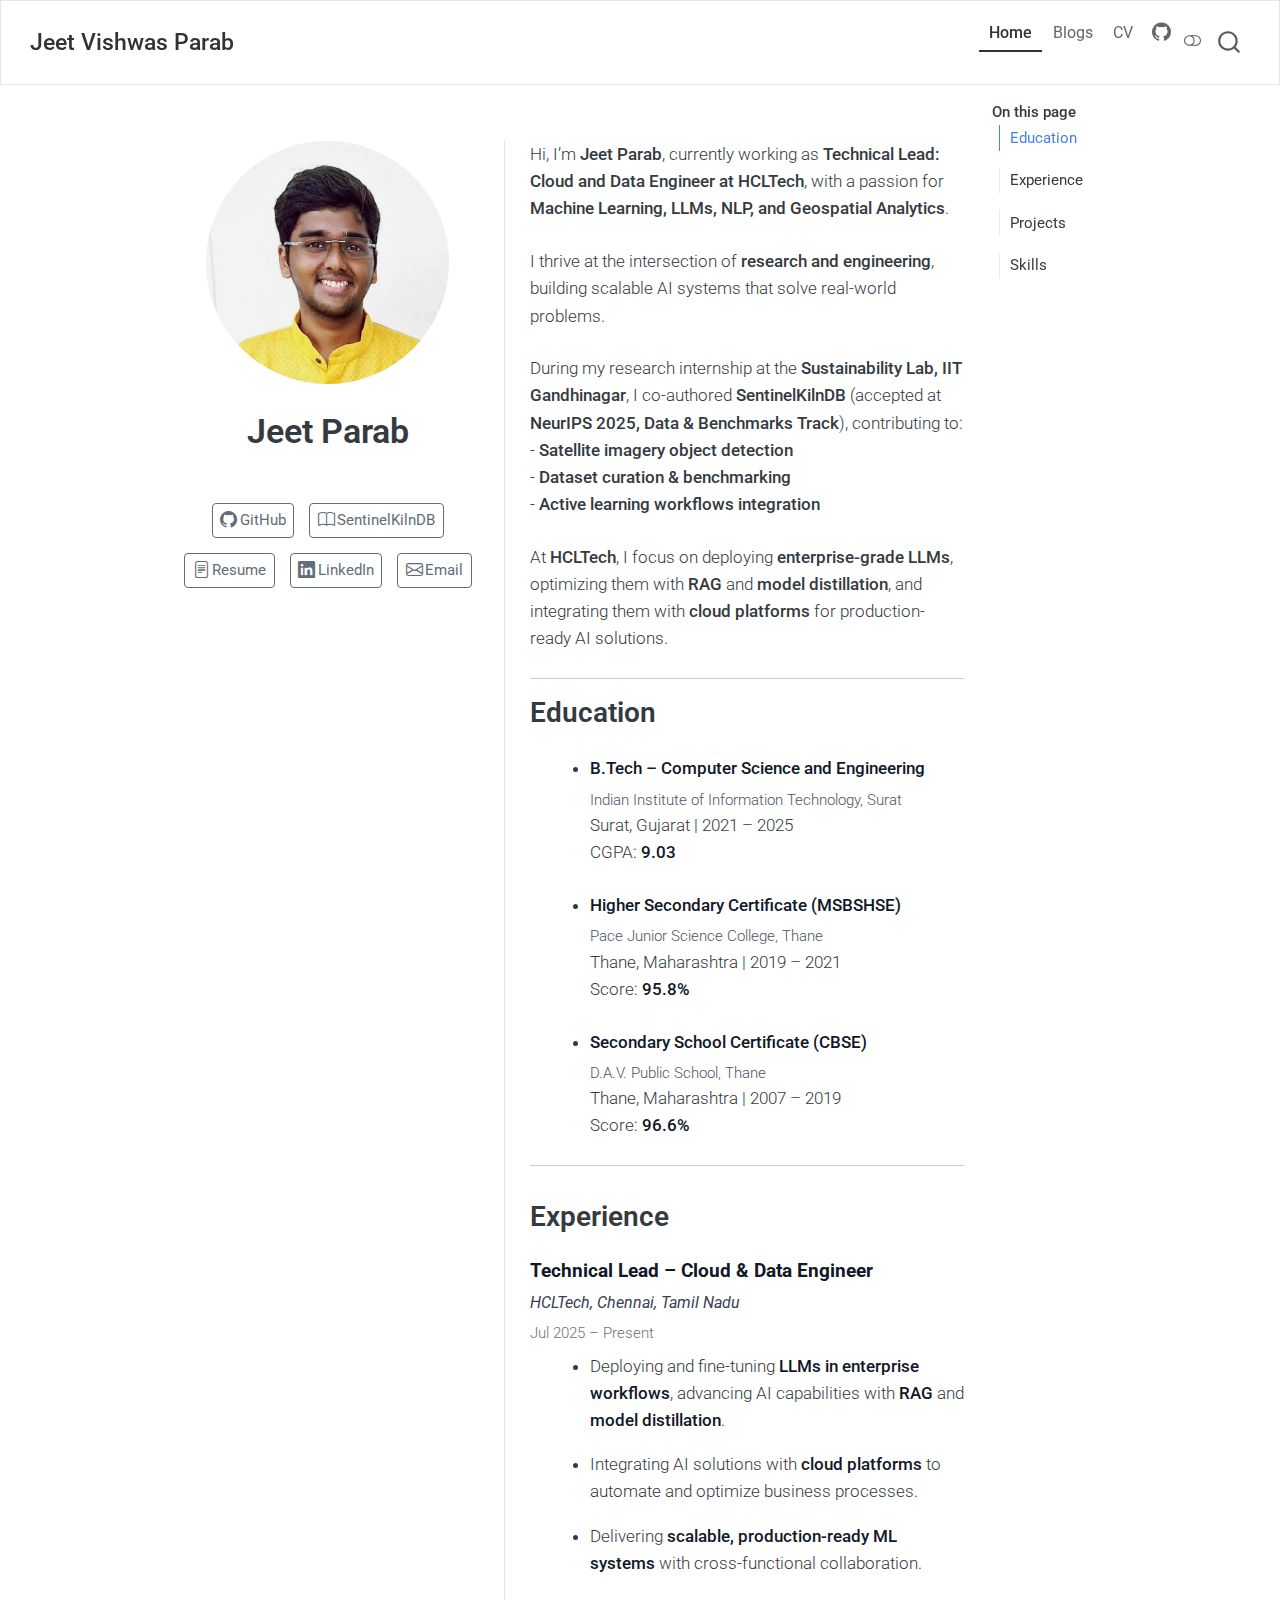
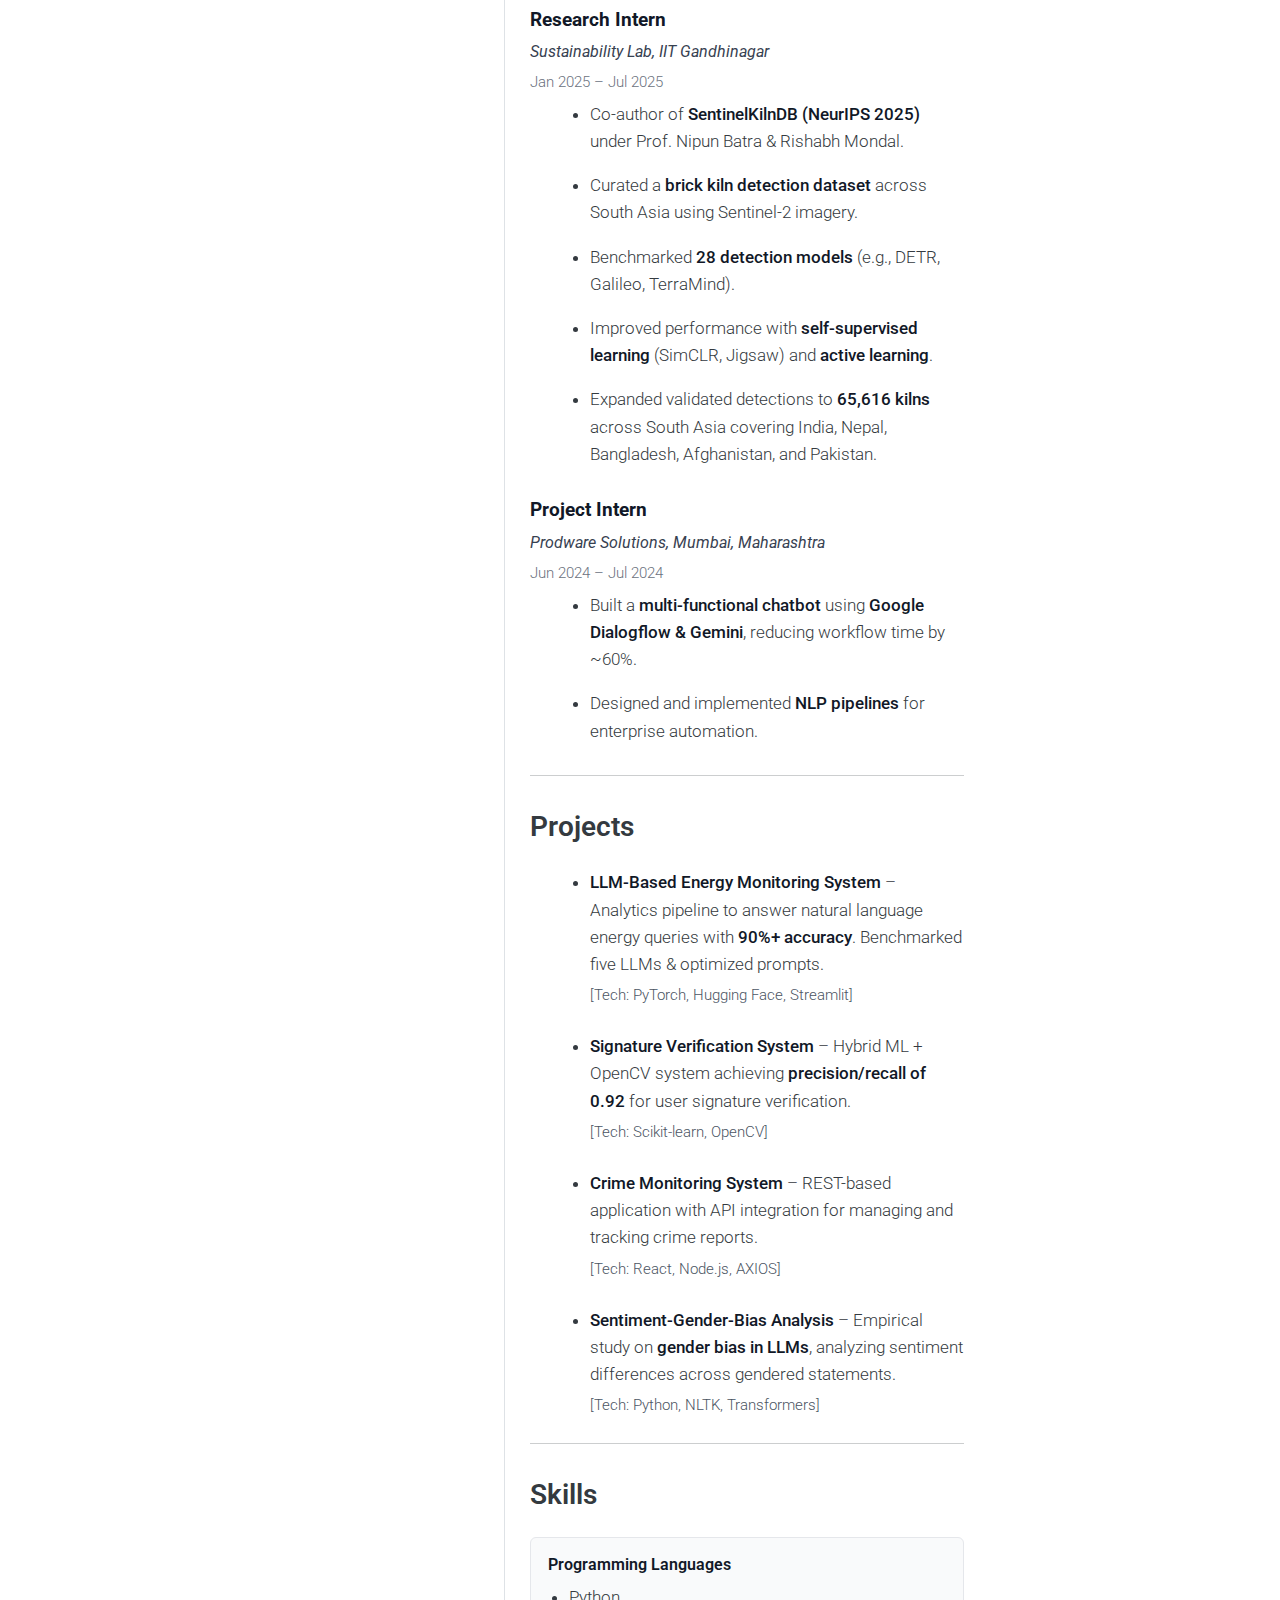
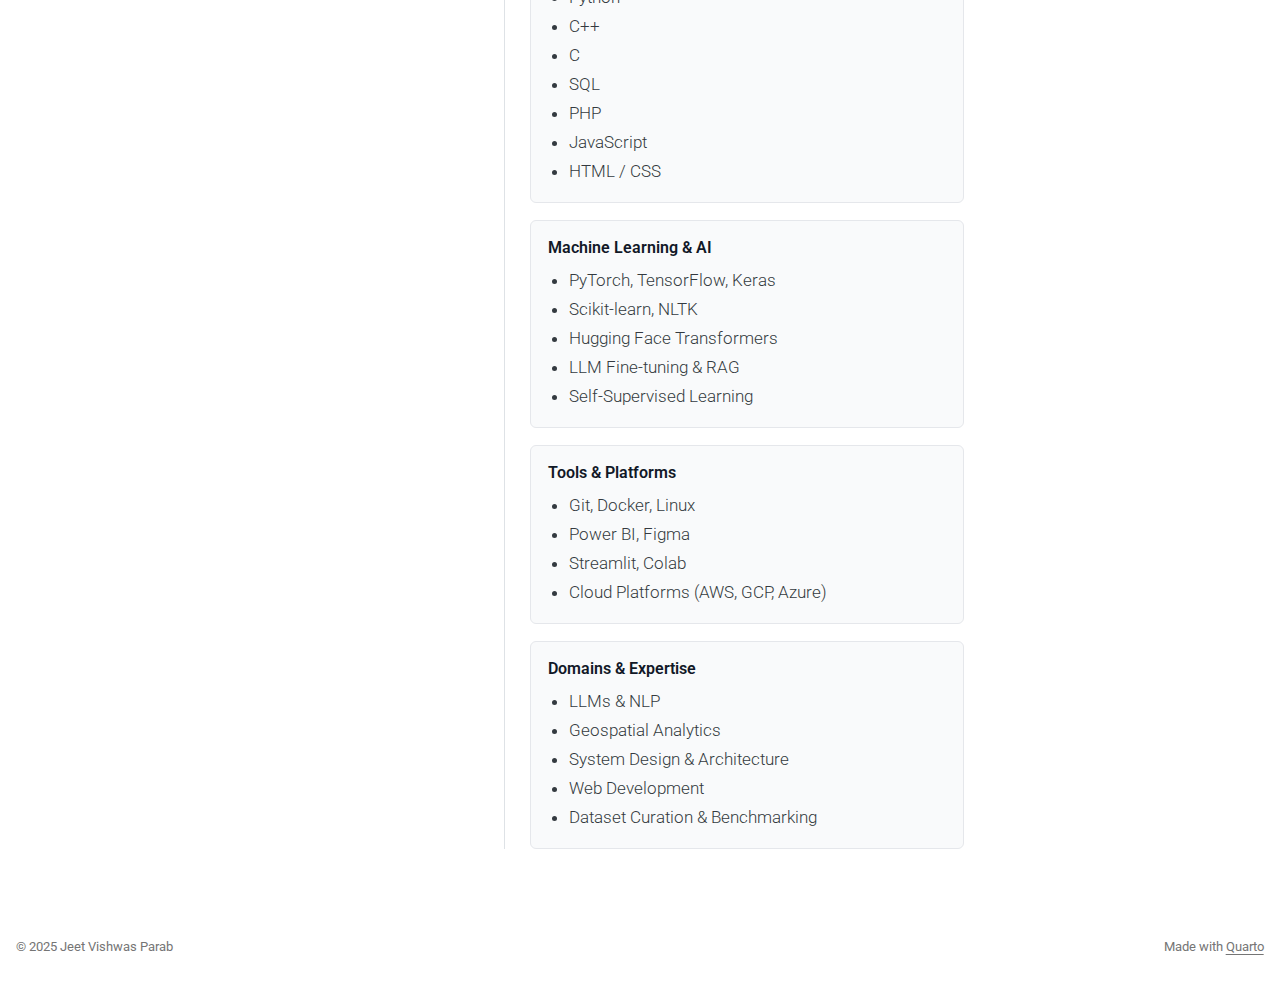
<file: docs/index.html>
<!DOCTYPE html>
<html xmlns="http://www.w3.org/1999/xhtml" lang="en" xml:lang="en"><head>

<meta charset="utf-8">
<meta name="generator" content="quarto-1.7.32">

<meta name="viewport" content="width=device-width, initial-scale=1.0, user-scalable=yes">


<title>Jeet Parab – Jeet Vishwas Parab</title>
<style>
code{white-space: pre-wrap;}
span.smallcaps{font-variant: small-caps;}
div.columns{display: flex; gap: min(4vw, 1.5em);}
div.column{flex: auto; overflow-x: auto;}
div.hanging-indent{margin-left: 1.5em; text-indent: -1.5em;}
ul.task-list{list-style: none;}
ul.task-list li input[type="checkbox"] {
  width: 0.8em;
  margin: 0 0.8em 0.2em -1em; /* quarto-specific, see https://github.com/quarto-dev/quarto-cli/issues/4556 */ 
  vertical-align: middle;
}
</style>


<script src="site_libs/quarto-nav/quarto-nav.js"></script>
<script src="site_libs/quarto-nav/headroom.min.js"></script>
<script src="site_libs/clipboard/clipboard.min.js"></script>
<script src="site_libs/quarto-search/autocomplete.umd.js"></script>
<script src="site_libs/quarto-search/fuse.min.js"></script>
<script src="site_libs/quarto-search/quarto-search.js"></script>
<meta name="quarto:offset" content="./">
<script src="site_libs/quarto-html/quarto.js" type="module"></script>
<script src="site_libs/quarto-html/tabsets/tabsets.js" type="module"></script>
<script src="site_libs/quarto-html/popper.min.js"></script>
<script src="site_libs/quarto-html/tippy.umd.min.js"></script>
<link href="site_libs/quarto-html/tippy.css" rel="stylesheet">
<link href="site_libs/quarto-html/quarto-syntax-highlighting-c3c2c9e745155556954bc4da23476b10.css" rel="stylesheet" class="quarto-color-scheme" id="quarto-text-highlighting-styles">
<link href="site_libs/quarto-html/quarto-syntax-highlighting-dark-c3c2c9e745155556954bc4da23476b10.css" rel="stylesheet" class="quarto-color-scheme quarto-color-alternate" id="quarto-text-highlighting-styles">
<link href="site_libs/quarto-html/quarto-syntax-highlighting-c3c2c9e745155556954bc4da23476b10.css" rel="stylesheet" class="quarto-color-scheme-extra" id="quarto-text-highlighting-styles">
<script src="site_libs/bootstrap/bootstrap.min.js"></script>
<link href="site_libs/bootstrap/bootstrap-icons.css" rel="stylesheet">
<link href="site_libs/bootstrap/bootstrap-6d688755ba30f7e6416350986e3c544c.min.css" rel="stylesheet" append-hash="true" class="quarto-color-scheme" id="quarto-bootstrap" data-mode="light">
<link href="site_libs/bootstrap/bootstrap-dark-e492a22e8c203c0443c9042e4e655130.min.css" rel="stylesheet" append-hash="true" class="quarto-color-scheme quarto-color-alternate" id="quarto-bootstrap" data-mode="dark">
<link href="site_libs/bootstrap/bootstrap-6d688755ba30f7e6416350986e3c544c.min.css" rel="stylesheet" append-hash="true" class="quarto-color-scheme-extra" id="quarto-bootstrap" data-mode="light">
<script id="quarto-search-options" type="application/json">{
  "location": "navbar",
  "copy-button": false,
  "collapse-after": 3,
  "panel-placement": "end",
  "type": "overlay",
  "limit": 50,
  "keyboard-shortcut": [
    "f",
    "/",
    "s"
  ],
  "show-item-context": false,
  "language": {
    "search-no-results-text": "No results",
    "search-matching-documents-text": "matching documents",
    "search-copy-link-title": "Copy link to search",
    "search-hide-matches-text": "Hide additional matches",
    "search-more-match-text": "more match in this document",
    "search-more-matches-text": "more matches in this document",
    "search-clear-button-title": "Clear",
    "search-text-placeholder": "",
    "search-detached-cancel-button-title": "Cancel",
    "search-submit-button-title": "Submit",
    "search-label": "Search"
  }
}</script>


</head>

<body class="nav-fixed quarto-light"><script id="quarto-html-before-body" type="application/javascript">
    const toggleBodyColorMode = (bsSheetEl) => {
      const mode = bsSheetEl.getAttribute("data-mode");
      const bodyEl = window.document.querySelector("body");
      if (mode === "dark") {
        bodyEl.classList.add("quarto-dark");
        bodyEl.classList.remove("quarto-light");
      } else {
        bodyEl.classList.add("quarto-light");
        bodyEl.classList.remove("quarto-dark");
      }
    }
    const toggleBodyColorPrimary = () => {
      const bsSheetEl = window.document.querySelector("link#quarto-bootstrap:not([rel=disabled-stylesheet])");
      if (bsSheetEl) {
        toggleBodyColorMode(bsSheetEl);
      }
    }
    const setColorSchemeToggle = (alternate) => {
      const toggles = window.document.querySelectorAll('.quarto-color-scheme-toggle');
      for (let i=0; i < toggles.length; i++) {
        const toggle = toggles[i];
        if (toggle) {
          if (alternate) {
            toggle.classList.add("alternate");
          } else {
            toggle.classList.remove("alternate");
          }
        }
      }
    };
    const toggleColorMode = (alternate) => {
      // Switch the stylesheets
      const primaryStylesheets = window.document.querySelectorAll('link.quarto-color-scheme:not(.quarto-color-alternate)');
      const alternateStylesheets = window.document.querySelectorAll('link.quarto-color-scheme.quarto-color-alternate');
      manageTransitions('#quarto-margin-sidebar .nav-link', false);
      if (alternate) {
        // note: dark is layered on light, we don't disable primary!
        enableStylesheet(alternateStylesheets);
        for (const sheetNode of alternateStylesheets) {
          if (sheetNode.id === "quarto-bootstrap") {
            toggleBodyColorMode(sheetNode);
          }
        }
      } else {
        disableStylesheet(alternateStylesheets);
        enableStylesheet(primaryStylesheets)
        toggleBodyColorPrimary();
      }
      manageTransitions('#quarto-margin-sidebar .nav-link', true);
      // Switch the toggles
      setColorSchemeToggle(alternate)
      // Hack to workaround the fact that safari doesn't
      // properly recolor the scrollbar when toggling (#1455)
      if (navigator.userAgent.indexOf('Safari') > 0 && navigator.userAgent.indexOf('Chrome') == -1) {
        manageTransitions("body", false);
        window.scrollTo(0, 1);
        setTimeout(() => {
          window.scrollTo(0, 0);
          manageTransitions("body", true);
        }, 40);
      }
    }
    const disableStylesheet = (stylesheets) => {
      for (let i=0; i < stylesheets.length; i++) {
        const stylesheet = stylesheets[i];
        stylesheet.rel = 'disabled-stylesheet';
      }
    }
    const enableStylesheet = (stylesheets) => {
      for (let i=0; i < stylesheets.length; i++) {
        const stylesheet = stylesheets[i];
        if(stylesheet.rel !== 'stylesheet') { // for Chrome, which will still FOUC without this check
          stylesheet.rel = 'stylesheet';
        }
      }
    }
    const manageTransitions = (selector, allowTransitions) => {
      const els = window.document.querySelectorAll(selector);
      for (let i=0; i < els.length; i++) {
        const el = els[i];
        if (allowTransitions) {
          el.classList.remove('notransition');
        } else {
          el.classList.add('notransition');
        }
      }
    }
    const isFileUrl = () => {
      return window.location.protocol === 'file:';
    }
    const hasAlternateSentinel = () => {
      let styleSentinel = getColorSchemeSentinel();
      if (styleSentinel !== null) {
        return styleSentinel === "alternate";
      } else {
        return false;
      }
    }
    const setStyleSentinel = (alternate) => {
      const value = alternate ? "alternate" : "default";
      if (!isFileUrl()) {
        window.localStorage.setItem("quarto-color-scheme", value);
      } else {
        localAlternateSentinel = value;
      }
    }
    const getColorSchemeSentinel = () => {
      if (!isFileUrl()) {
        const storageValue = window.localStorage.getItem("quarto-color-scheme");
        return storageValue != null ? storageValue : localAlternateSentinel;
      } else {
        return localAlternateSentinel;
      }
    }
    const toggleGiscusIfUsed = (isAlternate, darkModeDefault) => {
      const baseTheme = document.querySelector('#giscus-base-theme')?.value ?? 'light';
      const alternateTheme = document.querySelector('#giscus-alt-theme')?.value ?? 'dark';
      let newTheme = '';
      if(authorPrefersDark) {
        newTheme = isAlternate ? baseTheme : alternateTheme;
      } else {
        newTheme = isAlternate ? alternateTheme : baseTheme;
      }
      const changeGiscusTheme = () => {
        // From: https://github.com/giscus/giscus/issues/336
        const sendMessage = (message) => {
          const iframe = document.querySelector('iframe.giscus-frame');
          if (!iframe) return;
          iframe.contentWindow.postMessage({ giscus: message }, 'https://giscus.app');
        }
        sendMessage({
          setConfig: {
            theme: newTheme
          }
        });
      }
      const isGiscussLoaded = window.document.querySelector('iframe.giscus-frame') !== null;
      if (isGiscussLoaded) {
        changeGiscusTheme();
      }
    };
    const authorPrefersDark = false;
    const darkModeDefault = authorPrefersDark;
      document.querySelector('link#quarto-text-highlighting-styles.quarto-color-scheme-extra').rel = 'disabled-stylesheet';
      document.querySelector('link#quarto-bootstrap.quarto-color-scheme-extra').rel = 'disabled-stylesheet';
    let localAlternateSentinel = darkModeDefault ? 'alternate' : 'default';
    // Dark / light mode switch
    window.quartoToggleColorScheme = () => {
      // Read the current dark / light value
      let toAlternate = !hasAlternateSentinel();
      toggleColorMode(toAlternate);
      setStyleSentinel(toAlternate);
      toggleGiscusIfUsed(toAlternate, darkModeDefault);
      window.dispatchEvent(new Event('resize'));
    };
    // Switch to dark mode if need be
    if (hasAlternateSentinel()) {
      toggleColorMode(true);
    } else {
      toggleColorMode(false);
    }
  </script>

<div id="quarto-search-results"></div>
  <header id="quarto-header" class="headroom fixed-top">
    <nav class="navbar navbar-expand-lg " data-bs-theme="dark">
      <div class="navbar-container container-fluid">
      <div class="navbar-brand-container mx-auto">
    <a class="navbar-brand" href="./index.html">
    <span class="navbar-title">Jeet Vishwas Parab</span>
    </a>
  </div>
            <div id="quarto-search" class="" title="Search"></div>
          <button class="navbar-toggler" type="button" data-bs-toggle="collapse" data-bs-target="#navbarCollapse" aria-controls="navbarCollapse" role="menu" aria-expanded="false" aria-label="Toggle navigation" onclick="if (window.quartoToggleHeadroom) { window.quartoToggleHeadroom(); }">
  <span class="navbar-toggler-icon"></span>
</button>
          <div class="collapse navbar-collapse" id="navbarCollapse">
            <ul class="navbar-nav navbar-nav-scroll ms-auto">
  <li class="nav-item">
    <a class="nav-link active" href="./index.html" aria-current="page"> 
<span class="menu-text">Home</span></a>
  </li>  
  <li class="nav-item">
    <a class="nav-link" href="./blogs"> 
<span class="menu-text">Blogs</span></a>
  </li>  
  <li class="nav-item">
    <a class="nav-link" href="./Jeet_Resume.pdf"> 
<span class="menu-text">CV</span></a>
  </li>  
  <li class="nav-item compact">
    <a class="nav-link" href="https://github.com/jeetparab2512"> <i class="bi bi-github" role="img">
</i> 
<span class="menu-text"></span></a>
  </li>  
</ul>
          </div> <!-- /navcollapse -->
            <div class="quarto-navbar-tools">
  <a href="" class="quarto-color-scheme-toggle quarto-navigation-tool  px-1" onclick="window.quartoToggleColorScheme(); return false;" title="Toggle dark mode"><i class="bi"></i></a>
</div>
      </div> <!-- /container-fluid -->
    </nav>
</header>
<!-- content -->
<div id="quarto-content" class="quarto-container page-columns page-rows-contents page-layout-article page-navbar">
<!-- sidebar -->
<!-- margin-sidebar -->
    <div id="quarto-margin-sidebar" class="sidebar margin-sidebar">
        <nav id="TOC" role="doc-toc" class="toc-active">
    <h2 id="toc-title">On this page</h2>
  <ul>
  <li><a href="#education" id="toc-education" class="nav-link active" data-scroll-target="#education">Education</a></li>
  <li><a href="#experience" id="toc-experience" class="nav-link" data-scroll-target="#experience">Experience</a></li>
  <li><a href="#projects" id="toc-projects" class="nav-link" data-scroll-target="#projects">Projects</a></li>
  <li><a href="#skills" id="toc-skills" class="nav-link" data-scroll-target="#skills">Skills</a></li>
  </ul>
</nav>
    </div>
<!-- main -->
<div class="quarto-about-trestles">
  <div class="about-entity">
    <img src="profile.jpg" class="about-image
  round " style="height: 13em; width: 13em;">
<header id="title-block-header" class="quarto-title-block default">
<div class="quarto-title">
<h1 class="title">Jeet Parab</h1>
</div>
<div class="quarto-title-meta">
  </div>
</header>
    <div class="about-links">
  <a href="https://github.com/jeetparab2512" class="about-link" rel="" target="">
    <i class="bi bi-github"></i>
     <span class="about-link-text">GitHub</span>
  </a>
  <a href="https://sustainability-lab.github.io/sentinelkilndb/" class="about-link" rel="" target="">
    <i class="bi bi-book"></i>
     <span class="about-link-text">SentinelKilnDB</span>
  </a>
  <a href="/Jeet_Resume.pdf" class="about-link" rel="" target="">
    <i class="bi bi-file-text"></i>
     <span class="about-link-text">Resume</span>
  </a>
  <a href="https://www.linkedin.com/in/jeet-parab-54a253255/" class="about-link" rel="" target="">
    <i class="bi bi-linkedin"></i>
     <span class="about-link-text">LinkedIn</span>
  </a>
  <a href="mailto:jeetparab2512@gmail.com" class="about-link" rel="" target="">
    <i class="bi bi-envelope"></i>
     <span class="about-link-text">Email</span>
  </a>
</div>
  </div>
  <div class="about-contents"><main class="content" id="quarto-document-content">


<p>Hi, I’m <strong>Jeet Parab</strong>, currently working as <strong>Technical Lead: Cloud and Data Engineer at HCLTech</strong>, with a passion for <strong>Machine Learning, LLMs, NLP, and Geospatial Analytics</strong>.</p>
<p>I thrive at the intersection of <strong>research and engineering</strong>, building scalable AI systems that solve real-world problems.</p>
<p>During my research internship at the <strong>Sustainability Lab, IIT Gandhinagar</strong>, I co-authored <strong>SentinelKilnDB</strong> (accepted at <strong>NeurIPS 2025, Data &amp; Benchmarks Track</strong>), contributing to:<br>
- <strong>Satellite imagery object detection</strong><br>
- <strong>Dataset curation &amp; benchmarking</strong><br>
- <strong>Active learning workflows integration</strong></p>
<p>At <strong>HCLTech</strong>, I focus on deploying <strong>enterprise-grade LLMs</strong>, optimizing them with <strong>RAG</strong> and <strong>model distillation</strong>, and integrating them with <strong>cloud platforms</strong> for production-ready AI solutions.</p>
<hr>
<section id="education" class="level2">
<h2 data-anchor-id="education">Education</h2>
<ul>
<li><p><strong>B.Tech – Computer Science and Engineering</strong><br>
<em>Indian Institute of Information Technology, Surat</em> Surat, Gujarat | 2021 – 2025<br>
CGPA: <strong>9.03</strong></p></li>
<li><p><strong>Higher Secondary Certificate (MSBSHSE)</strong><br>
<em>Pace Junior Science College, Thane</em> Thane, Maharashtra | 2019 – 2021<br>
Score: <strong>95.8%</strong></p></li>
<li><p><strong>Secondary School Certificate (CBSE)</strong><br>
<em>D.A.V. Public School, Thane</em> Thane, Maharashtra | 2007 – 2019<br>
Score: <strong>96.6%</strong></p></li>
</ul>
<hr>
</section>
<section id="experience" class="level2">
<h2 data-anchor-id="experience">Experience</h2>
<div class="experience-item">
<div class="experience-role">
Technical Lead – Cloud &amp; Data Engineer
</div>
<div class="experience-company">
HCLTech, Chennai, Tamil Nadu
</div>
<div class="experience-dates">
Jul 2025 – Present
</div>
<ul>
<li>
Deploying and fine-tuning <strong>LLMs in enterprise workflows</strong>, advancing AI capabilities with <strong>RAG</strong> and <strong>model distillation</strong>.
</li>
<li>
Integrating AI solutions with <strong>cloud platforms</strong> to automate and optimize business processes.
</li>
<li>
Delivering <strong>scalable, production-ready ML systems</strong> with cross-functional collaboration.
</li>
</ul>
</div>
<div class="experience-item">
<div class="experience-role">
Research Intern
</div>
<div class="experience-company">
Sustainability Lab, IIT Gandhinagar
</div>
<div class="experience-dates">
Jan 2025 – Jul 2025
</div>
<ul>
<li>
Co-author of <strong>SentinelKilnDB (NeurIPS 2025)</strong> under Prof.&nbsp;Nipun Batra &amp; Rishabh Mondal.
</li>
<li>
Curated a <strong>brick kiln detection dataset</strong> across South Asia using Sentinel-2 imagery.
</li>
<li>
Benchmarked <strong>28 detection models</strong> (e.g., DETR, Galileo, TerraMind).
</li>
<li>
Improved performance with <strong>self-supervised learning</strong> (SimCLR, Jigsaw) and <strong>active learning</strong>.
</li>
<li>
Expanded validated detections to <strong>65,616 kilns</strong> across South Asia covering India, Nepal, Bangladesh, Afghanistan, and Pakistan.
</li>
</ul>
</div>
<div class="experience-item">
<div class="experience-role">
Project Intern
</div>
<div class="experience-company">
Prodware Solutions, Mumbai, Maharashtra
</div>
<div class="experience-dates">
Jun 2024 – Jul 2024
</div>
<ul>
<li>
Built a <strong>multi-functional chatbot</strong> using <strong>Google Dialogflow &amp; Gemini</strong>, reducing workflow time by ~60%.
</li>
<li>
Designed and implemented <strong>NLP pipelines</strong> for enterprise automation.
</li>
</ul>
</div>
<hr>
</section>
<section id="projects" class="level2">
<h2 data-anchor-id="projects">Projects</h2>
<ul>
<li><p><strong>LLM-Based Energy Monitoring System</strong> – Analytics pipeline to answer natural language energy queries with <strong>90%+ accuracy</strong>. Benchmarked five LLMs &amp; optimized prompts.<br>
<em>[Tech: PyTorch, Hugging Face, Streamlit]</em></p></li>
<li><p><strong>Signature Verification System</strong> – Hybrid ML + OpenCV system achieving <strong>precision/recall of 0.92</strong> for user signature verification.<br>
<em>[Tech: Scikit-learn, OpenCV]</em></p></li>
<li><p><strong>Crime Monitoring System</strong> – REST-based application with API integration for managing and tracking crime reports.<br>
<em>[Tech: React, Node.js, AXIOS]</em></p></li>
<li><p><strong>Sentiment-Gender-Bias Analysis</strong> – Empirical study on <strong>gender bias in LLMs</strong>, analyzing sentiment differences across gendered statements.<br>
<em>[Tech: Python, NLTK, Transformers]</em></p></li>
</ul>
<hr>
</section>
<section id="skills" class="level2">
<h2 data-anchor-id="skills">Skills</h2>
<div class="skills">
<div>
<div class="skills-category">
Programming Languages
</div>
<ul>
<li>
Python
</li>
<li>
C++
</li>
<li>
C
</li>
<li>
SQL
</li>
<li>
PHP
</li>
<li>
JavaScript
</li>
<li>
HTML / CSS
</li>
</ul>
</div>
<div>
<div class="skills-category">
Machine Learning &amp; AI
</div>
<ul>
<li>
PyTorch, TensorFlow, Keras
</li>
<li>
Scikit-learn, NLTK
</li>
<li>
Hugging Face Transformers
</li>
<li>
LLM Fine-tuning &amp; RAG
</li>
<li>
Self-Supervised Learning
</li>
</ul>
</div>
<div>
<div class="skills-category">
Tools &amp; Platforms
</div>
<ul>
<li>
Git, Docker, Linux
</li>
<li>
Power BI, Figma
</li>
<li>
Streamlit, Colab
</li>
<li>
Cloud Platforms (AWS, GCP, Azure)
</li>
</ul>
</div>
<div>
<div class="skills-category">
Domains &amp; Expertise
</div>
<ul>
<li>
LLMs &amp; NLP
</li>
<li>
Geospatial Analytics
</li>
<li>
System Design &amp; Architecture
</li>
<li>
Web Development
</li>
<li>
Dataset Curation &amp; Benchmarking
</li>
</ul>
</div>
</div>


</section>
</main></div>
</div>
 <!-- /main -->
<script id="quarto-html-after-body" type="application/javascript">
  window.document.addEventListener("DOMContentLoaded", function (event) {
    // Ensure there is a toggle, if there isn't float one in the top right
    if (window.document.querySelector('.quarto-color-scheme-toggle') === null) {
      const a = window.document.createElement('a');
      a.classList.add('top-right');
      a.classList.add('quarto-color-scheme-toggle');
      a.href = "";
      a.onclick = function() { try { window.quartoToggleColorScheme(); } catch {} return false; };
      const i = window.document.createElement("i");
      i.classList.add('bi');
      a.appendChild(i);
      window.document.body.appendChild(a);
    }
    setColorSchemeToggle(hasAlternateSentinel())
    const isCodeAnnotation = (el) => {
      for (const clz of el.classList) {
        if (clz.startsWith('code-annotation-')) {                     
          return true;
        }
      }
      return false;
    }
    const onCopySuccess = function(e) {
      // button target
      const button = e.trigger;
      // don't keep focus
      button.blur();
      // flash "checked"
      button.classList.add('code-copy-button-checked');
      var currentTitle = button.getAttribute("title");
      button.setAttribute("title", "Copied!");
      let tooltip;
      if (window.bootstrap) {
        button.setAttribute("data-bs-toggle", "tooltip");
        button.setAttribute("data-bs-placement", "left");
        button.setAttribute("data-bs-title", "Copied!");
        tooltip = new bootstrap.Tooltip(button, 
          { trigger: "manual", 
            customClass: "code-copy-button-tooltip",
            offset: [0, -8]});
        tooltip.show();    
      }
      setTimeout(function() {
        if (tooltip) {
          tooltip.hide();
          button.removeAttribute("data-bs-title");
          button.removeAttribute("data-bs-toggle");
          button.removeAttribute("data-bs-placement");
        }
        button.setAttribute("title", currentTitle);
        button.classList.remove('code-copy-button-checked');
      }, 1000);
      // clear code selection
      e.clearSelection();
    }
    const getTextToCopy = function(trigger) {
        const codeEl = trigger.previousElementSibling.cloneNode(true);
        for (const childEl of codeEl.children) {
          if (isCodeAnnotation(childEl)) {
            childEl.remove();
          }
        }
        return codeEl.innerText;
    }
    const clipboard = new window.ClipboardJS('.code-copy-button:not([data-in-quarto-modal])', {
      text: getTextToCopy
    });
    clipboard.on('success', onCopySuccess);
    if (window.document.getElementById('quarto-embedded-source-code-modal')) {
      const clipboardModal = new window.ClipboardJS('.code-copy-button[data-in-quarto-modal]', {
        text: getTextToCopy,
        container: window.document.getElementById('quarto-embedded-source-code-modal')
      });
      clipboardModal.on('success', onCopySuccess);
    }
      var localhostRegex = new RegExp(/^(?:http|https):\/\/localhost\:?[0-9]*\//);
      var mailtoRegex = new RegExp(/^mailto:/);
        var filterRegex = new RegExp('/' + window.location.host + '/');
      var isInternal = (href) => {
          return filterRegex.test(href) || localhostRegex.test(href) || mailtoRegex.test(href);
      }
      // Inspect non-navigation links and adorn them if external
     var links = window.document.querySelectorAll('a[href]:not(.nav-link):not(.navbar-brand):not(.toc-action):not(.sidebar-link):not(.sidebar-item-toggle):not(.pagination-link):not(.no-external):not([aria-hidden]):not(.dropdown-item):not(.quarto-navigation-tool):not(.about-link)');
      for (var i=0; i<links.length; i++) {
        const link = links[i];
        if (!isInternal(link.href)) {
          // undo the damage that might have been done by quarto-nav.js in the case of
          // links that we want to consider external
          if (link.dataset.originalHref !== undefined) {
            link.href = link.dataset.originalHref;
          }
        }
      }
    function tippyHover(el, contentFn, onTriggerFn, onUntriggerFn) {
      const config = {
        allowHTML: true,
        maxWidth: 500,
        delay: 100,
        arrow: false,
        appendTo: function(el) {
            return el.parentElement;
        },
        interactive: true,
        interactiveBorder: 10,
        theme: 'quarto',
        placement: 'bottom-start',
      };
      if (contentFn) {
        config.content = contentFn;
      }
      if (onTriggerFn) {
        config.onTrigger = onTriggerFn;
      }
      if (onUntriggerFn) {
        config.onUntrigger = onUntriggerFn;
      }
      window.tippy(el, config); 
    }
    const noterefs = window.document.querySelectorAll('a[role="doc-noteref"]');
    for (var i=0; i<noterefs.length; i++) {
      const ref = noterefs[i];
      tippyHover(ref, function() {
        // use id or data attribute instead here
        let href = ref.getAttribute('data-footnote-href') || ref.getAttribute('href');
        try { href = new URL(href).hash; } catch {}
        const id = href.replace(/^#\/?/, "");
        const note = window.document.getElementById(id);
        if (note) {
          return note.innerHTML;
        } else {
          return "";
        }
      });
    }
    const xrefs = window.document.querySelectorAll('a.quarto-xref');
    const processXRef = (id, note) => {
      // Strip column container classes
      const stripColumnClz = (el) => {
        el.classList.remove("page-full", "page-columns");
        if (el.children) {
          for (const child of el.children) {
            stripColumnClz(child);
          }
        }
      }
      stripColumnClz(note)
      if (id === null || id.startsWith('sec-')) {
        // Special case sections, only their first couple elements
        const container = document.createElement("div");
        if (note.children && note.children.length > 2) {
          container.appendChild(note.children[0].cloneNode(true));
          for (let i = 1; i < note.children.length; i++) {
            const child = note.children[i];
            if (child.tagName === "P" && child.innerText === "") {
              continue;
            } else {
              container.appendChild(child.cloneNode(true));
              break;
            }
          }
          if (window.Quarto?.typesetMath) {
            window.Quarto.typesetMath(container);
          }
          return container.innerHTML
        } else {
          if (window.Quarto?.typesetMath) {
            window.Quarto.typesetMath(note);
          }
          return note.innerHTML;
        }
      } else {
        // Remove any anchor links if they are present
        const anchorLink = note.querySelector('a.anchorjs-link');
        if (anchorLink) {
          anchorLink.remove();
        }
        if (window.Quarto?.typesetMath) {
          window.Quarto.typesetMath(note);
        }
        if (note.classList.contains("callout")) {
          return note.outerHTML;
        } else {
          return note.innerHTML;
        }
      }
    }
    for (var i=0; i<xrefs.length; i++) {
      const xref = xrefs[i];
      tippyHover(xref, undefined, function(instance) {
        instance.disable();
        let url = xref.getAttribute('href');
        let hash = undefined; 
        if (url.startsWith('#')) {
          hash = url;
        } else {
          try { hash = new URL(url).hash; } catch {}
        }
        if (hash) {
          const id = hash.replace(/^#\/?/, "");
          const note = window.document.getElementById(id);
          if (note !== null) {
            try {
              const html = processXRef(id, note.cloneNode(true));
              instance.setContent(html);
            } finally {
              instance.enable();
              instance.show();
            }
          } else {
            // See if we can fetch this
            fetch(url.split('#')[0])
            .then(res => res.text())
            .then(html => {
              const parser = new DOMParser();
              const htmlDoc = parser.parseFromString(html, "text/html");
              const note = htmlDoc.getElementById(id);
              if (note !== null) {
                const html = processXRef(id, note);
                instance.setContent(html);
              } 
            }).finally(() => {
              instance.enable();
              instance.show();
            });
          }
        } else {
          // See if we can fetch a full url (with no hash to target)
          // This is a special case and we should probably do some content thinning / targeting
          fetch(url)
          .then(res => res.text())
          .then(html => {
            const parser = new DOMParser();
            const htmlDoc = parser.parseFromString(html, "text/html");
            const note = htmlDoc.querySelector('main.content');
            if (note !== null) {
              // This should only happen for chapter cross references
              // (since there is no id in the URL)
              // remove the first header
              if (note.children.length > 0 && note.children[0].tagName === "HEADER") {
                note.children[0].remove();
              }
              const html = processXRef(null, note);
              instance.setContent(html);
            } 
          }).finally(() => {
            instance.enable();
            instance.show();
          });
        }
      }, function(instance) {
      });
    }
        let selectedAnnoteEl;
        const selectorForAnnotation = ( cell, annotation) => {
          let cellAttr = 'data-code-cell="' + cell + '"';
          let lineAttr = 'data-code-annotation="' +  annotation + '"';
          const selector = 'span[' + cellAttr + '][' + lineAttr + ']';
          return selector;
        }
        const selectCodeLines = (annoteEl) => {
          const doc = window.document;
          const targetCell = annoteEl.getAttribute("data-target-cell");
          const targetAnnotation = annoteEl.getAttribute("data-target-annotation");
          const annoteSpan = window.document.querySelector(selectorForAnnotation(targetCell, targetAnnotation));
          const lines = annoteSpan.getAttribute("data-code-lines").split(",");
          const lineIds = lines.map((line) => {
            return targetCell + "-" + line;
          })
          let top = null;
          let height = null;
          let parent = null;
          if (lineIds.length > 0) {
              //compute the position of the single el (top and bottom and make a div)
              const el = window.document.getElementById(lineIds[0]);
              top = el.offsetTop;
              height = el.offsetHeight;
              parent = el.parentElement.parentElement;
            if (lineIds.length > 1) {
              const lastEl = window.document.getElementById(lineIds[lineIds.length - 1]);
              const bottom = lastEl.offsetTop + lastEl.offsetHeight;
              height = bottom - top;
            }
            if (top !== null && height !== null && parent !== null) {
              // cook up a div (if necessary) and position it 
              let div = window.document.getElementById("code-annotation-line-highlight");
              if (div === null) {
                div = window.document.createElement("div");
                div.setAttribute("id", "code-annotation-line-highlight");
                div.style.position = 'absolute';
                parent.appendChild(div);
              }
              div.style.top = top - 2 + "px";
              div.style.height = height + 4 + "px";
              div.style.left = 0;
              let gutterDiv = window.document.getElementById("code-annotation-line-highlight-gutter");
              if (gutterDiv === null) {
                gutterDiv = window.document.createElement("div");
                gutterDiv.setAttribute("id", "code-annotation-line-highlight-gutter");
                gutterDiv.style.position = 'absolute';
                const codeCell = window.document.getElementById(targetCell);
                const gutter = codeCell.querySelector('.code-annotation-gutter');
                gutter.appendChild(gutterDiv);
              }
              gutterDiv.style.top = top - 2 + "px";
              gutterDiv.style.height = height + 4 + "px";
            }
            selectedAnnoteEl = annoteEl;
          }
        };
        const unselectCodeLines = () => {
          const elementsIds = ["code-annotation-line-highlight", "code-annotation-line-highlight-gutter"];
          elementsIds.forEach((elId) => {
            const div = window.document.getElementById(elId);
            if (div) {
              div.remove();
            }
          });
          selectedAnnoteEl = undefined;
        };
          // Handle positioning of the toggle
      window.addEventListener(
        "resize",
        throttle(() => {
          elRect = undefined;
          if (selectedAnnoteEl) {
            selectCodeLines(selectedAnnoteEl);
          }
        }, 10)
      );
      function throttle(fn, ms) {
      let throttle = false;
      let timer;
        return (...args) => {
          if(!throttle) { // first call gets through
              fn.apply(this, args);
              throttle = true;
          } else { // all the others get throttled
              if(timer) clearTimeout(timer); // cancel #2
              timer = setTimeout(() => {
                fn.apply(this, args);
                timer = throttle = false;
              }, ms);
          }
        };
      }
        // Attach click handler to the DT
        const annoteDls = window.document.querySelectorAll('dt[data-target-cell]');
        for (const annoteDlNode of annoteDls) {
          annoteDlNode.addEventListener('click', (event) => {
            const clickedEl = event.target;
            if (clickedEl !== selectedAnnoteEl) {
              unselectCodeLines();
              const activeEl = window.document.querySelector('dt[data-target-cell].code-annotation-active');
              if (activeEl) {
                activeEl.classList.remove('code-annotation-active');
              }
              selectCodeLines(clickedEl);
              clickedEl.classList.add('code-annotation-active');
            } else {
              // Unselect the line
              unselectCodeLines();
              clickedEl.classList.remove('code-annotation-active');
            }
          });
        }
    const findCites = (el) => {
      const parentEl = el.parentElement;
      if (parentEl) {
        const cites = parentEl.dataset.cites;
        if (cites) {
          return {
            el,
            cites: cites.split(' ')
          };
        } else {
          return findCites(el.parentElement)
        }
      } else {
        return undefined;
      }
    };
    var bibliorefs = window.document.querySelectorAll('a[role="doc-biblioref"]');
    for (var i=0; i<bibliorefs.length; i++) {
      const ref = bibliorefs[i];
      const citeInfo = findCites(ref);
      if (citeInfo) {
        tippyHover(citeInfo.el, function() {
          var popup = window.document.createElement('div');
          citeInfo.cites.forEach(function(cite) {
            var citeDiv = window.document.createElement('div');
            citeDiv.classList.add('hanging-indent');
            citeDiv.classList.add('csl-entry');
            var biblioDiv = window.document.getElementById('ref-' + cite);
            if (biblioDiv) {
              citeDiv.innerHTML = biblioDiv.innerHTML;
            }
            popup.appendChild(citeDiv);
          });
          return popup.innerHTML;
        });
      }
    }
  });
  </script>
</div> <!-- /content -->
<footer class="footer">
  <div class="nav-footer">
    <div class="nav-footer-left">
<p>© 2025 Jeet Vishwas Parab</p>
</div>   
    <div class="nav-footer-center">
      &nbsp;
    </div>
    <div class="nav-footer-right">
<p>Made with <a href="https://quarto.org/">Quarto</a></p>
</div>
  </div>
</footer>




</body></html>
</file>
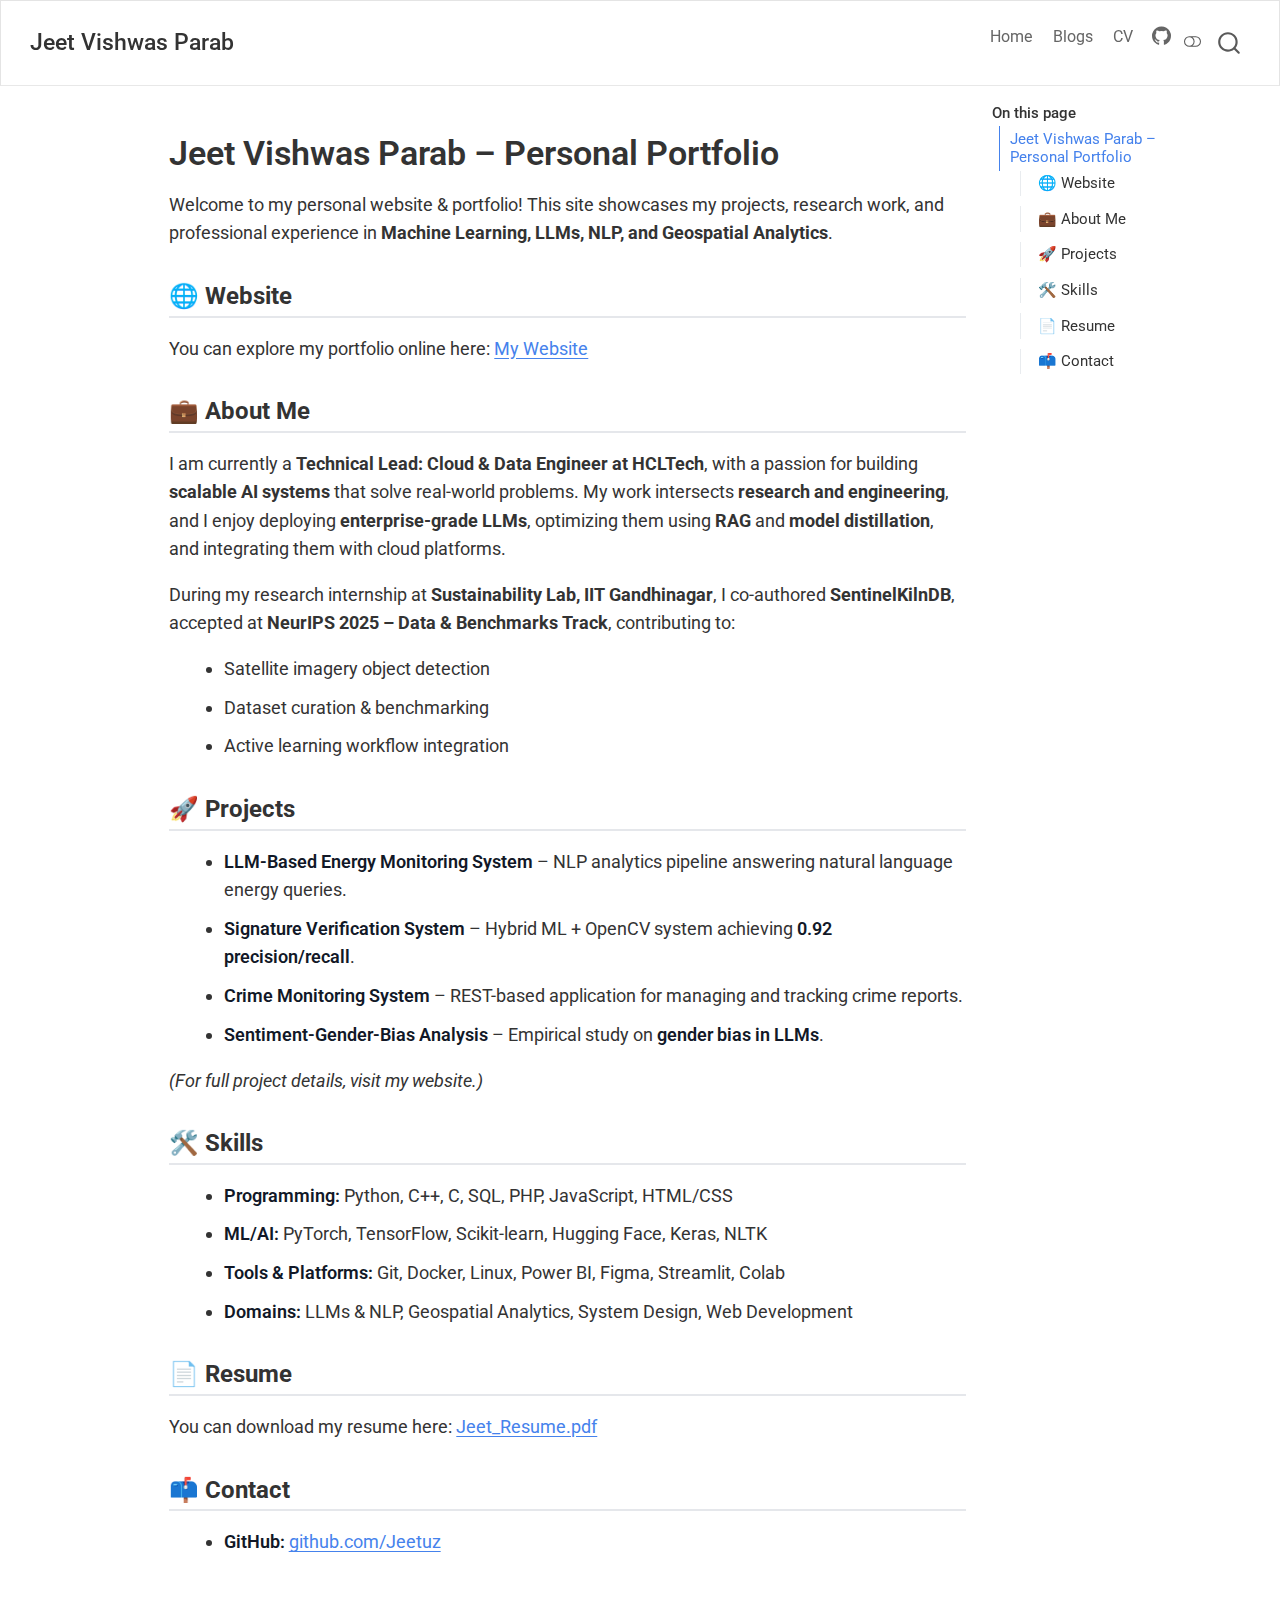
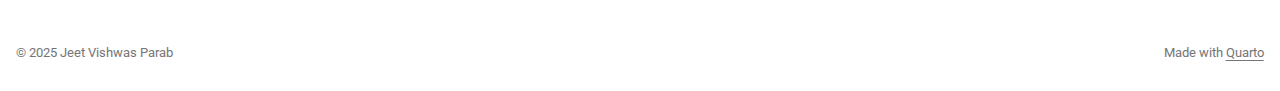
<file: docs/readme.html>
<!DOCTYPE html>
<html xmlns="http://www.w3.org/1999/xhtml" lang="en" xml:lang="en"><head>

<meta charset="utf-8">
<meta name="generator" content="quarto-1.7.32">

<meta name="viewport" content="width=device-width, initial-scale=1.0, user-scalable=yes">


<title>readme – Jeet Vishwas Parab</title>
<style>
code{white-space: pre-wrap;}
span.smallcaps{font-variant: small-caps;}
div.columns{display: flex; gap: min(4vw, 1.5em);}
div.column{flex: auto; overflow-x: auto;}
div.hanging-indent{margin-left: 1.5em; text-indent: -1.5em;}
ul.task-list{list-style: none;}
ul.task-list li input[type="checkbox"] {
  width: 0.8em;
  margin: 0 0.8em 0.2em -1em; /* quarto-specific, see https://github.com/quarto-dev/quarto-cli/issues/4556 */ 
  vertical-align: middle;
}
</style>


<script src="site_libs/quarto-nav/quarto-nav.js"></script>
<script src="site_libs/quarto-nav/headroom.min.js"></script>
<script src="site_libs/clipboard/clipboard.min.js"></script>
<script src="site_libs/quarto-search/autocomplete.umd.js"></script>
<script src="site_libs/quarto-search/fuse.min.js"></script>
<script src="site_libs/quarto-search/quarto-search.js"></script>
<meta name="quarto:offset" content="./">
<script src="site_libs/quarto-html/quarto.js" type="module"></script>
<script src="site_libs/quarto-html/tabsets/tabsets.js" type="module"></script>
<script src="site_libs/quarto-html/popper.min.js"></script>
<script src="site_libs/quarto-html/tippy.umd.min.js"></script>
<script src="site_libs/quarto-html/anchor.min.js"></script>
<link href="site_libs/quarto-html/tippy.css" rel="stylesheet">
<link href="site_libs/quarto-html/quarto-syntax-highlighting-c3c2c9e745155556954bc4da23476b10.css" rel="stylesheet" class="quarto-color-scheme" id="quarto-text-highlighting-styles">
<link href="site_libs/quarto-html/quarto-syntax-highlighting-dark-c3c2c9e745155556954bc4da23476b10.css" rel="stylesheet" class="quarto-color-scheme quarto-color-alternate" id="quarto-text-highlighting-styles">
<link href="site_libs/quarto-html/quarto-syntax-highlighting-c3c2c9e745155556954bc4da23476b10.css" rel="stylesheet" class="quarto-color-scheme-extra" id="quarto-text-highlighting-styles">
<script src="site_libs/bootstrap/bootstrap.min.js"></script>
<link href="site_libs/bootstrap/bootstrap-icons.css" rel="stylesheet">
<link href="site_libs/bootstrap/bootstrap-de505bd95e721250d2884434b698ed84.min.css" rel="stylesheet" append-hash="true" class="quarto-color-scheme" id="quarto-bootstrap" data-mode="light">
<link href="site_libs/bootstrap/bootstrap-dark-c9233f01cd6c8ace91c6cb8e2579573c.min.css" rel="stylesheet" append-hash="true" class="quarto-color-scheme quarto-color-alternate" id="quarto-bootstrap" data-mode="dark">
<link href="site_libs/bootstrap/bootstrap-de505bd95e721250d2884434b698ed84.min.css" rel="stylesheet" append-hash="true" class="quarto-color-scheme-extra" id="quarto-bootstrap" data-mode="light">
<script id="quarto-search-options" type="application/json">{
  "location": "navbar",
  "copy-button": false,
  "collapse-after": 3,
  "panel-placement": "end",
  "type": "overlay",
  "limit": 50,
  "keyboard-shortcut": [
    "f",
    "/",
    "s"
  ],
  "show-item-context": false,
  "language": {
    "search-no-results-text": "No results",
    "search-matching-documents-text": "matching documents",
    "search-copy-link-title": "Copy link to search",
    "search-hide-matches-text": "Hide additional matches",
    "search-more-match-text": "more match in this document",
    "search-more-matches-text": "more matches in this document",
    "search-clear-button-title": "Clear",
    "search-text-placeholder": "",
    "search-detached-cancel-button-title": "Cancel",
    "search-submit-button-title": "Submit",
    "search-label": "Search"
  }
}</script>


</head>

<body class="nav-fixed quarto-light"><script id="quarto-html-before-body" type="application/javascript">
    const toggleBodyColorMode = (bsSheetEl) => {
      const mode = bsSheetEl.getAttribute("data-mode");
      const bodyEl = window.document.querySelector("body");
      if (mode === "dark") {
        bodyEl.classList.add("quarto-dark");
        bodyEl.classList.remove("quarto-light");
      } else {
        bodyEl.classList.add("quarto-light");
        bodyEl.classList.remove("quarto-dark");
      }
    }
    const toggleBodyColorPrimary = () => {
      const bsSheetEl = window.document.querySelector("link#quarto-bootstrap:not([rel=disabled-stylesheet])");
      if (bsSheetEl) {
        toggleBodyColorMode(bsSheetEl);
      }
    }
    const setColorSchemeToggle = (alternate) => {
      const toggles = window.document.querySelectorAll('.quarto-color-scheme-toggle');
      for (let i=0; i < toggles.length; i++) {
        const toggle = toggles[i];
        if (toggle) {
          if (alternate) {
            toggle.classList.add("alternate");
          } else {
            toggle.classList.remove("alternate");
          }
        }
      }
    };
    const toggleColorMode = (alternate) => {
      // Switch the stylesheets
      const primaryStylesheets = window.document.querySelectorAll('link.quarto-color-scheme:not(.quarto-color-alternate)');
      const alternateStylesheets = window.document.querySelectorAll('link.quarto-color-scheme.quarto-color-alternate');
      manageTransitions('#quarto-margin-sidebar .nav-link', false);
      if (alternate) {
        // note: dark is layered on light, we don't disable primary!
        enableStylesheet(alternateStylesheets);
        for (const sheetNode of alternateStylesheets) {
          if (sheetNode.id === "quarto-bootstrap") {
            toggleBodyColorMode(sheetNode);
          }
        }
      } else {
        disableStylesheet(alternateStylesheets);
        enableStylesheet(primaryStylesheets)
        toggleBodyColorPrimary();
      }
      manageTransitions('#quarto-margin-sidebar .nav-link', true);
      // Switch the toggles
      setColorSchemeToggle(alternate)
      // Hack to workaround the fact that safari doesn't
      // properly recolor the scrollbar when toggling (#1455)
      if (navigator.userAgent.indexOf('Safari') > 0 && navigator.userAgent.indexOf('Chrome') == -1) {
        manageTransitions("body", false);
        window.scrollTo(0, 1);
        setTimeout(() => {
          window.scrollTo(0, 0);
          manageTransitions("body", true);
        }, 40);
      }
    }
    const disableStylesheet = (stylesheets) => {
      for (let i=0; i < stylesheets.length; i++) {
        const stylesheet = stylesheets[i];
        stylesheet.rel = 'disabled-stylesheet';
      }
    }
    const enableStylesheet = (stylesheets) => {
      for (let i=0; i < stylesheets.length; i++) {
        const stylesheet = stylesheets[i];
        if(stylesheet.rel !== 'stylesheet') { // for Chrome, which will still FOUC without this check
          stylesheet.rel = 'stylesheet';
        }
      }
    }
    const manageTransitions = (selector, allowTransitions) => {
      const els = window.document.querySelectorAll(selector);
      for (let i=0; i < els.length; i++) {
        const el = els[i];
        if (allowTransitions) {
          el.classList.remove('notransition');
        } else {
          el.classList.add('notransition');
        }
      }
    }
    const isFileUrl = () => {
      return window.location.protocol === 'file:';
    }
    const hasAlternateSentinel = () => {
      let styleSentinel = getColorSchemeSentinel();
      if (styleSentinel !== null) {
        return styleSentinel === "alternate";
      } else {
        return false;
      }
    }
    const setStyleSentinel = (alternate) => {
      const value = alternate ? "alternate" : "default";
      if (!isFileUrl()) {
        window.localStorage.setItem("quarto-color-scheme", value);
      } else {
        localAlternateSentinel = value;
      }
    }
    const getColorSchemeSentinel = () => {
      if (!isFileUrl()) {
        const storageValue = window.localStorage.getItem("quarto-color-scheme");
        return storageValue != null ? storageValue : localAlternateSentinel;
      } else {
        return localAlternateSentinel;
      }
    }
    const toggleGiscusIfUsed = (isAlternate, darkModeDefault) => {
      const baseTheme = document.querySelector('#giscus-base-theme')?.value ?? 'light';
      const alternateTheme = document.querySelector('#giscus-alt-theme')?.value ?? 'dark';
      let newTheme = '';
      if(authorPrefersDark) {
        newTheme = isAlternate ? baseTheme : alternateTheme;
      } else {
        newTheme = isAlternate ? alternateTheme : baseTheme;
      }
      const changeGiscusTheme = () => {
        // From: https://github.com/giscus/giscus/issues/336
        const sendMessage = (message) => {
          const iframe = document.querySelector('iframe.giscus-frame');
          if (!iframe) return;
          iframe.contentWindow.postMessage({ giscus: message }, 'https://giscus.app');
        }
        sendMessage({
          setConfig: {
            theme: newTheme
          }
        });
      }
      const isGiscussLoaded = window.document.querySelector('iframe.giscus-frame') !== null;
      if (isGiscussLoaded) {
        changeGiscusTheme();
      }
    };
    const authorPrefersDark = false;
    const darkModeDefault = authorPrefersDark;
      document.querySelector('link#quarto-text-highlighting-styles.quarto-color-scheme-extra').rel = 'disabled-stylesheet';
      document.querySelector('link#quarto-bootstrap.quarto-color-scheme-extra').rel = 'disabled-stylesheet';
    let localAlternateSentinel = darkModeDefault ? 'alternate' : 'default';
    // Dark / light mode switch
    window.quartoToggleColorScheme = () => {
      // Read the current dark / light value
      let toAlternate = !hasAlternateSentinel();
      toggleColorMode(toAlternate);
      setStyleSentinel(toAlternate);
      toggleGiscusIfUsed(toAlternate, darkModeDefault);
      window.dispatchEvent(new Event('resize'));
    };
    // Switch to dark mode if need be
    if (hasAlternateSentinel()) {
      toggleColorMode(true);
    } else {
      toggleColorMode(false);
    }
  </script>

<div id="quarto-search-results"></div>
  <header id="quarto-header" class="headroom fixed-top">
    <nav class="navbar navbar-expand-lg " data-bs-theme="dark">
      <div class="navbar-container container-fluid">
      <div class="navbar-brand-container mx-auto">
    <a class="navbar-brand" href="./index.html">
    <span class="navbar-title">Jeet Vishwas Parab</span>
    </a>
  </div>
            <div id="quarto-search" class="" title="Search"></div>
          <button class="navbar-toggler" type="button" data-bs-toggle="collapse" data-bs-target="#navbarCollapse" aria-controls="navbarCollapse" role="menu" aria-expanded="false" aria-label="Toggle navigation" onclick="if (window.quartoToggleHeadroom) { window.quartoToggleHeadroom(); }">
  <span class="navbar-toggler-icon"></span>
</button>
          <div class="collapse navbar-collapse" id="navbarCollapse">
            <ul class="navbar-nav navbar-nav-scroll ms-auto">
  <li class="nav-item">
    <a class="nav-link" href="./index.html"> 
<span class="menu-text">Home</span></a>
  </li>  
  <li class="nav-item">
    <a class="nav-link" href="./blogs"> 
<span class="menu-text">Blogs</span></a>
  </li>  
  <li class="nav-item">
    <a class="nav-link" href="./Jeet_Resume.pdf"> 
<span class="menu-text">CV</span></a>
  </li>  
  <li class="nav-item compact">
    <a class="nav-link" href="https://github.com/jeetuz"> <i class="bi bi-github" role="img">
</i> 
<span class="menu-text"></span></a>
  </li>  
</ul>
          </div> <!-- /navcollapse -->
            <div class="quarto-navbar-tools">
  <a href="" class="quarto-color-scheme-toggle quarto-navigation-tool  px-1" onclick="window.quartoToggleColorScheme(); return false;" title="Toggle dark mode"><i class="bi"></i></a>
</div>
      </div> <!-- /container-fluid -->
    </nav>
</header>
<!-- content -->
<div id="quarto-content" class="quarto-container page-columns page-rows-contents page-layout-article page-navbar">
<!-- sidebar -->
<!-- margin-sidebar -->
    <div id="quarto-margin-sidebar" class="sidebar margin-sidebar">
        <nav id="TOC" role="doc-toc" class="toc-active">
    <h2 id="toc-title">On this page</h2>
   
  <ul>
  <li><a href="#jeet-vishwas-parab-personal-portfolio" id="toc-jeet-vishwas-parab-personal-portfolio" class="nav-link active" data-scroll-target="#jeet-vishwas-parab-personal-portfolio">Jeet Vishwas Parab – Personal Portfolio</a>
  <ul class="collapse">
  <li><a href="#website" id="toc-website" class="nav-link" data-scroll-target="#website">🌐 Website</a></li>
  <li><a href="#about-me" id="toc-about-me" class="nav-link" data-scroll-target="#about-me">💼 About Me</a></li>
  <li><a href="#projects" id="toc-projects" class="nav-link" data-scroll-target="#projects">🚀 Projects</a></li>
  <li><a href="#skills" id="toc-skills" class="nav-link" data-scroll-target="#skills">🛠️ Skills</a></li>
  <li><a href="#resume" id="toc-resume" class="nav-link" data-scroll-target="#resume">📄 Resume</a></li>
  <li><a href="#contact" id="toc-contact" class="nav-link" data-scroll-target="#contact">📫 Contact</a></li>
  </ul></li>
  </ul>
</nav>
    </div>
<!-- main -->
<main class="content" id="quarto-document-content"><header id="title-block-header" class="quarto-title-block"></header>





<section id="jeet-vishwas-parab-personal-portfolio" class="level1">
<h1>Jeet Vishwas Parab – Personal Portfolio</h1>
<p>Welcome to my personal website &amp; portfolio! This site showcases my projects, research work, and professional experience in <strong>Machine Learning, LLMs, NLP, and Geospatial Analytics</strong>.</p>
<section id="website" class="level2">
<h2 class="anchored" data-anchor-id="website">🌐 Website</h2>
<p>You can explore my portfolio online here: <strong><a href="https://jeetparab2512.github.io/">My Website</a></strong></p>
</section>
<section id="about-me" class="level2">
<h2 class="anchored" data-anchor-id="about-me">💼 About Me</h2>
<p>I am currently a <strong>Technical Lead: Cloud &amp; Data Engineer at HCLTech</strong>, with a passion for building <strong>scalable AI systems</strong> that solve real-world problems. My work intersects <strong>research and engineering</strong>, and I enjoy deploying <strong>enterprise-grade LLMs</strong>, optimizing them using <strong>RAG</strong> and <strong>model distillation</strong>, and integrating them with cloud platforms.</p>
<p>During my research internship at <strong>Sustainability Lab, IIT Gandhinagar</strong>, I co-authored <strong>SentinelKilnDB</strong>, accepted at <strong>NeurIPS 2025 – Data &amp; Benchmarks Track</strong>, contributing to:</p>
<ul>
<li>Satellite imagery object detection<br>
</li>
<li>Dataset curation &amp; benchmarking<br>
</li>
<li>Active learning workflow integration</li>
</ul>
</section>
<section id="projects" class="level2">
<h2 class="anchored" data-anchor-id="projects">🚀 Projects</h2>
<ul>
<li><strong>LLM-Based Energy Monitoring System</strong> – NLP analytics pipeline answering natural language energy queries.<br>
</li>
<li><strong>Signature Verification System</strong> – Hybrid ML + OpenCV system achieving <strong>0.92 precision/recall</strong>.<br>
</li>
<li><strong>Crime Monitoring System</strong> – REST-based application for managing and tracking crime reports.<br>
</li>
<li><strong>Sentiment-Gender-Bias Analysis</strong> – Empirical study on <strong>gender bias in LLMs</strong>.</li>
</ul>
<p><em>(For full project details, visit my website.)</em></p>
</section>
<section id="skills" class="level2">
<h2 class="anchored" data-anchor-id="skills">🛠️ Skills</h2>
<ul>
<li><strong>Programming:</strong> Python, C++, C, SQL, PHP, JavaScript, HTML/CSS<br>
</li>
<li><strong>ML/AI:</strong> PyTorch, TensorFlow, Scikit-learn, Hugging Face, Keras, NLTK<br>
</li>
<li><strong>Tools &amp; Platforms:</strong> Git, Docker, Linux, Power BI, Figma, Streamlit, Colab<br>
</li>
<li><strong>Domains:</strong> LLMs &amp; NLP, Geospatial Analytics, System Design, Web Development</li>
</ul>
</section>
<section id="resume" class="level2">
<h2 class="anchored" data-anchor-id="resume">📄 Resume</h2>
<p>You can download my resume here: <strong><a href="Jeet_Resume.pdf">Jeet_Resume.pdf</a></strong></p>
</section>
<section id="contact" class="level2">
<h2 class="anchored" data-anchor-id="contact">📫 Contact</h2>
<ul>
<li><strong>GitHub:</strong> <a href="https://github.com/jeetparab2512">github.com/Jeetuz</a></li>
</ul>


</section>
</section>

</main> <!-- /main -->
<script id="quarto-html-after-body" type="application/javascript">
  window.document.addEventListener("DOMContentLoaded", function (event) {
    // Ensure there is a toggle, if there isn't float one in the top right
    if (window.document.querySelector('.quarto-color-scheme-toggle') === null) {
      const a = window.document.createElement('a');
      a.classList.add('top-right');
      a.classList.add('quarto-color-scheme-toggle');
      a.href = "";
      a.onclick = function() { try { window.quartoToggleColorScheme(); } catch {} return false; };
      const i = window.document.createElement("i");
      i.classList.add('bi');
      a.appendChild(i);
      window.document.body.appendChild(a);
    }
    setColorSchemeToggle(hasAlternateSentinel())
    const icon = "";
    const anchorJS = new window.AnchorJS();
    anchorJS.options = {
      placement: 'right',
      icon: icon
    };
    anchorJS.add('.anchored');
    const isCodeAnnotation = (el) => {
      for (const clz of el.classList) {
        if (clz.startsWith('code-annotation-')) {                     
          return true;
        }
      }
      return false;
    }
    const onCopySuccess = function(e) {
      // button target
      const button = e.trigger;
      // don't keep focus
      button.blur();
      // flash "checked"
      button.classList.add('code-copy-button-checked');
      var currentTitle = button.getAttribute("title");
      button.setAttribute("title", "Copied!");
      let tooltip;
      if (window.bootstrap) {
        button.setAttribute("data-bs-toggle", "tooltip");
        button.setAttribute("data-bs-placement", "left");
        button.setAttribute("data-bs-title", "Copied!");
        tooltip = new bootstrap.Tooltip(button, 
          { trigger: "manual", 
            customClass: "code-copy-button-tooltip",
            offset: [0, -8]});
        tooltip.show();    
      }
      setTimeout(function() {
        if (tooltip) {
          tooltip.hide();
          button.removeAttribute("data-bs-title");
          button.removeAttribute("data-bs-toggle");
          button.removeAttribute("data-bs-placement");
        }
        button.setAttribute("title", currentTitle);
        button.classList.remove('code-copy-button-checked');
      }, 1000);
      // clear code selection
      e.clearSelection();
    }
    const getTextToCopy = function(trigger) {
        const codeEl = trigger.previousElementSibling.cloneNode(true);
        for (const childEl of codeEl.children) {
          if (isCodeAnnotation(childEl)) {
            childEl.remove();
          }
        }
        return codeEl.innerText;
    }
    const clipboard = new window.ClipboardJS('.code-copy-button:not([data-in-quarto-modal])', {
      text: getTextToCopy
    });
    clipboard.on('success', onCopySuccess);
    if (window.document.getElementById('quarto-embedded-source-code-modal')) {
      const clipboardModal = new window.ClipboardJS('.code-copy-button[data-in-quarto-modal]', {
        text: getTextToCopy,
        container: window.document.getElementById('quarto-embedded-source-code-modal')
      });
      clipboardModal.on('success', onCopySuccess);
    }
      var localhostRegex = new RegExp(/^(?:http|https):\/\/localhost\:?[0-9]*\//);
      var mailtoRegex = new RegExp(/^mailto:/);
        var filterRegex = new RegExp('/' + window.location.host + '/');
      var isInternal = (href) => {
          return filterRegex.test(href) || localhostRegex.test(href) || mailtoRegex.test(href);
      }
      // Inspect non-navigation links and adorn them if external
     var links = window.document.querySelectorAll('a[href]:not(.nav-link):not(.navbar-brand):not(.toc-action):not(.sidebar-link):not(.sidebar-item-toggle):not(.pagination-link):not(.no-external):not([aria-hidden]):not(.dropdown-item):not(.quarto-navigation-tool):not(.about-link)');
      for (var i=0; i<links.length; i++) {
        const link = links[i];
        if (!isInternal(link.href)) {
          // undo the damage that might have been done by quarto-nav.js in the case of
          // links that we want to consider external
          if (link.dataset.originalHref !== undefined) {
            link.href = link.dataset.originalHref;
          }
        }
      }
    function tippyHover(el, contentFn, onTriggerFn, onUntriggerFn) {
      const config = {
        allowHTML: true,
        maxWidth: 500,
        delay: 100,
        arrow: false,
        appendTo: function(el) {
            return el.parentElement;
        },
        interactive: true,
        interactiveBorder: 10,
        theme: 'quarto',
        placement: 'bottom-start',
      };
      if (contentFn) {
        config.content = contentFn;
      }
      if (onTriggerFn) {
        config.onTrigger = onTriggerFn;
      }
      if (onUntriggerFn) {
        config.onUntrigger = onUntriggerFn;
      }
      window.tippy(el, config); 
    }
    const noterefs = window.document.querySelectorAll('a[role="doc-noteref"]');
    for (var i=0; i<noterefs.length; i++) {
      const ref = noterefs[i];
      tippyHover(ref, function() {
        // use id or data attribute instead here
        let href = ref.getAttribute('data-footnote-href') || ref.getAttribute('href');
        try { href = new URL(href).hash; } catch {}
        const id = href.replace(/^#\/?/, "");
        const note = window.document.getElementById(id);
        if (note) {
          return note.innerHTML;
        } else {
          return "";
        }
      });
    }
    const xrefs = window.document.querySelectorAll('a.quarto-xref');
    const processXRef = (id, note) => {
      // Strip column container classes
      const stripColumnClz = (el) => {
        el.classList.remove("page-full", "page-columns");
        if (el.children) {
          for (const child of el.children) {
            stripColumnClz(child);
          }
        }
      }
      stripColumnClz(note)
      if (id === null || id.startsWith('sec-')) {
        // Special case sections, only their first couple elements
        const container = document.createElement("div");
        if (note.children && note.children.length > 2) {
          container.appendChild(note.children[0].cloneNode(true));
          for (let i = 1; i < note.children.length; i++) {
            const child = note.children[i];
            if (child.tagName === "P" && child.innerText === "") {
              continue;
            } else {
              container.appendChild(child.cloneNode(true));
              break;
            }
          }
          if (window.Quarto?.typesetMath) {
            window.Quarto.typesetMath(container);
          }
          return container.innerHTML
        } else {
          if (window.Quarto?.typesetMath) {
            window.Quarto.typesetMath(note);
          }
          return note.innerHTML;
        }
      } else {
        // Remove any anchor links if they are present
        const anchorLink = note.querySelector('a.anchorjs-link');
        if (anchorLink) {
          anchorLink.remove();
        }
        if (window.Quarto?.typesetMath) {
          window.Quarto.typesetMath(note);
        }
        if (note.classList.contains("callout")) {
          return note.outerHTML;
        } else {
          return note.innerHTML;
        }
      }
    }
    for (var i=0; i<xrefs.length; i++) {
      const xref = xrefs[i];
      tippyHover(xref, undefined, function(instance) {
        instance.disable();
        let url = xref.getAttribute('href');
        let hash = undefined; 
        if (url.startsWith('#')) {
          hash = url;
        } else {
          try { hash = new URL(url).hash; } catch {}
        }
        if (hash) {
          const id = hash.replace(/^#\/?/, "");
          const note = window.document.getElementById(id);
          if (note !== null) {
            try {
              const html = processXRef(id, note.cloneNode(true));
              instance.setContent(html);
            } finally {
              instance.enable();
              instance.show();
            }
          } else {
            // See if we can fetch this
            fetch(url.split('#')[0])
            .then(res => res.text())
            .then(html => {
              const parser = new DOMParser();
              const htmlDoc = parser.parseFromString(html, "text/html");
              const note = htmlDoc.getElementById(id);
              if (note !== null) {
                const html = processXRef(id, note);
                instance.setContent(html);
              } 
            }).finally(() => {
              instance.enable();
              instance.show();
            });
          }
        } else {
          // See if we can fetch a full url (with no hash to target)
          // This is a special case and we should probably do some content thinning / targeting
          fetch(url)
          .then(res => res.text())
          .then(html => {
            const parser = new DOMParser();
            const htmlDoc = parser.parseFromString(html, "text/html");
            const note = htmlDoc.querySelector('main.content');
            if (note !== null) {
              // This should only happen for chapter cross references
              // (since there is no id in the URL)
              // remove the first header
              if (note.children.length > 0 && note.children[0].tagName === "HEADER") {
                note.children[0].remove();
              }
              const html = processXRef(null, note);
              instance.setContent(html);
            } 
          }).finally(() => {
            instance.enable();
            instance.show();
          });
        }
      }, function(instance) {
      });
    }
        let selectedAnnoteEl;
        const selectorForAnnotation = ( cell, annotation) => {
          let cellAttr = 'data-code-cell="' + cell + '"';
          let lineAttr = 'data-code-annotation="' +  annotation + '"';
          const selector = 'span[' + cellAttr + '][' + lineAttr + ']';
          return selector;
        }
        const selectCodeLines = (annoteEl) => {
          const doc = window.document;
          const targetCell = annoteEl.getAttribute("data-target-cell");
          const targetAnnotation = annoteEl.getAttribute("data-target-annotation");
          const annoteSpan = window.document.querySelector(selectorForAnnotation(targetCell, targetAnnotation));
          const lines = annoteSpan.getAttribute("data-code-lines").split(",");
          const lineIds = lines.map((line) => {
            return targetCell + "-" + line;
          })
          let top = null;
          let height = null;
          let parent = null;
          if (lineIds.length > 0) {
              //compute the position of the single el (top and bottom and make a div)
              const el = window.document.getElementById(lineIds[0]);
              top = el.offsetTop;
              height = el.offsetHeight;
              parent = el.parentElement.parentElement;
            if (lineIds.length > 1) {
              const lastEl = window.document.getElementById(lineIds[lineIds.length - 1]);
              const bottom = lastEl.offsetTop + lastEl.offsetHeight;
              height = bottom - top;
            }
            if (top !== null && height !== null && parent !== null) {
              // cook up a div (if necessary) and position it 
              let div = window.document.getElementById("code-annotation-line-highlight");
              if (div === null) {
                div = window.document.createElement("div");
                div.setAttribute("id", "code-annotation-line-highlight");
                div.style.position = 'absolute';
                parent.appendChild(div);
              }
              div.style.top = top - 2 + "px";
              div.style.height = height + 4 + "px";
              div.style.left = 0;
              let gutterDiv = window.document.getElementById("code-annotation-line-highlight-gutter");
              if (gutterDiv === null) {
                gutterDiv = window.document.createElement("div");
                gutterDiv.setAttribute("id", "code-annotation-line-highlight-gutter");
                gutterDiv.style.position = 'absolute';
                const codeCell = window.document.getElementById(targetCell);
                const gutter = codeCell.querySelector('.code-annotation-gutter');
                gutter.appendChild(gutterDiv);
              }
              gutterDiv.style.top = top - 2 + "px";
              gutterDiv.style.height = height + 4 + "px";
            }
            selectedAnnoteEl = annoteEl;
          }
        };
        const unselectCodeLines = () => {
          const elementsIds = ["code-annotation-line-highlight", "code-annotation-line-highlight-gutter"];
          elementsIds.forEach((elId) => {
            const div = window.document.getElementById(elId);
            if (div) {
              div.remove();
            }
          });
          selectedAnnoteEl = undefined;
        };
          // Handle positioning of the toggle
      window.addEventListener(
        "resize",
        throttle(() => {
          elRect = undefined;
          if (selectedAnnoteEl) {
            selectCodeLines(selectedAnnoteEl);
          }
        }, 10)
      );
      function throttle(fn, ms) {
      let throttle = false;
      let timer;
        return (...args) => {
          if(!throttle) { // first call gets through
              fn.apply(this, args);
              throttle = true;
          } else { // all the others get throttled
              if(timer) clearTimeout(timer); // cancel #2
              timer = setTimeout(() => {
                fn.apply(this, args);
                timer = throttle = false;
              }, ms);
          }
        };
      }
        // Attach click handler to the DT
        const annoteDls = window.document.querySelectorAll('dt[data-target-cell]');
        for (const annoteDlNode of annoteDls) {
          annoteDlNode.addEventListener('click', (event) => {
            const clickedEl = event.target;
            if (clickedEl !== selectedAnnoteEl) {
              unselectCodeLines();
              const activeEl = window.document.querySelector('dt[data-target-cell].code-annotation-active');
              if (activeEl) {
                activeEl.classList.remove('code-annotation-active');
              }
              selectCodeLines(clickedEl);
              clickedEl.classList.add('code-annotation-active');
            } else {
              // Unselect the line
              unselectCodeLines();
              clickedEl.classList.remove('code-annotation-active');
            }
          });
        }
    const findCites = (el) => {
      const parentEl = el.parentElement;
      if (parentEl) {
        const cites = parentEl.dataset.cites;
        if (cites) {
          return {
            el,
            cites: cites.split(' ')
          };
        } else {
          return findCites(el.parentElement)
        }
      } else {
        return undefined;
      }
    };
    var bibliorefs = window.document.querySelectorAll('a[role="doc-biblioref"]');
    for (var i=0; i<bibliorefs.length; i++) {
      const ref = bibliorefs[i];
      const citeInfo = findCites(ref);
      if (citeInfo) {
        tippyHover(citeInfo.el, function() {
          var popup = window.document.createElement('div');
          citeInfo.cites.forEach(function(cite) {
            var citeDiv = window.document.createElement('div');
            citeDiv.classList.add('hanging-indent');
            citeDiv.classList.add('csl-entry');
            var biblioDiv = window.document.getElementById('ref-' + cite);
            if (biblioDiv) {
              citeDiv.innerHTML = biblioDiv.innerHTML;
            }
            popup.appendChild(citeDiv);
          });
          return popup.innerHTML;
        });
      }
    }
  });
  </script>
</div> <!-- /content -->
<footer class="footer">
  <div class="nav-footer">
    <div class="nav-footer-left">
<p>© 2025 Jeet Vishwas Parab</p>
</div>   
    <div class="nav-footer-center">
      &nbsp;
    </div>
    <div class="nav-footer-right">
<p>Made with <a href="https://quarto.org/">Quarto</a></p>
</div>
  </div>
</footer>




</body></html>
</file>
<file: docs/site_libs/quarto-html/tippy.css>
.tippy-box[data-animation=fade][data-state=hidden]{opacity:0}[data-tippy-root]{max-width:calc(100vw - 10px)}.tippy-box{position:relative;background-color:#333;color:#fff;border-radius:4px;font-size:14px;line-height:1.4;white-space:normal;outline:0;transition-property:transform,visibility,opacity}.tippy-box[data-placement^=top]>.tippy-arrow{bottom:0}.tippy-box[data-placement^=top]>.tippy-arrow:before{bottom:-7px;left:0;border-width:8px 8px 0;border-top-color:initial;transform-origin:center top}.tippy-box[data-placement^=bottom]>.tippy-arrow{top:0}.tippy-box[data-placement^=bottom]>.tippy-arrow:before{top:-7px;left:0;border-width:0 8px 8px;border-bottom-color:initial;transform-origin:center bottom}.tippy-box[data-placement^=left]>.tippy-arrow{right:0}.tippy-box[data-placement^=left]>.tippy-arrow:before{border-width:8px 0 8px 8px;border-left-color:initial;right:-7px;transform-origin:center left}.tippy-box[data-placement^=right]>.tippy-arrow{left:0}.tippy-box[data-placement^=right]>.tippy-arrow:before{left:-7px;border-width:8px 8px 8px 0;border-right-color:initial;transform-origin:center right}.tippy-box[data-inertia][data-state=visible]{transition-timing-function:cubic-bezier(.54,1.5,.38,1.11)}.tippy-arrow{width:16px;height:16px;color:#333}.tippy-arrow:before{content:"";position:absolute;border-color:transparent;border-style:solid}.tippy-content{position:relative;padding:5px 9px;z-index:1}
</file>
<file: docs/site_libs/quarto-html/quarto-syntax-highlighting-c3c2c9e745155556954bc4da23476b10.css>
/* quarto syntax highlight colors */
:root {
  --quarto-hl-ot-color: #ffa07a;
  --quarto-hl-at-color: #ffd700;
  --quarto-hl-ss-color: #abe338;
  --quarto-hl-an-color: #d4d0ab;
  --quarto-hl-fu-color: #ffd700;
  --quarto-hl-st-color: #abe338;
  --quarto-hl-cf-color: #ffa07a;
  --quarto-hl-op-color: #00e0e0;
  --quarto-hl-er-color: #dcc6e0;
  --quarto-hl-bn-color: #dcc6e0;
  --quarto-hl-al-color: #dcc6e0;
  --quarto-hl-va-color: #f5ab35;
  --quarto-hl-bu-color: #f5ab35;
  --quarto-hl-ex-color: #ffd700;
  --quarto-hl-pp-color: #dcc6e0;
  --quarto-hl-in-color: #d4d0ab;
  --quarto-hl-vs-color: #abe338;
  --quarto-hl-wa-color: #d4d0ab;
  --quarto-hl-do-color: #d4d0ab;
  --quarto-hl-ch-color: #abe338;
  --quarto-hl-dt-color: #dcc6e0;
  --quarto-hl-fl-color: #f5ab35;
  --quarto-hl-co-color: #d4d0ab;
  --quarto-hl-cv-color: #d4d0ab;
  --quarto-hl-cn-color: #ffa07a;
  --quarto-hl-sc-color: #00e0e0;
  --quarto-hl-dv-color: #dcc6e0;
  --quarto-hl-kw-color: #ffa07a;
}

/* other quarto variables */
:root {
  --quarto-font-monospace: SFMono-Regular, Menlo, Monaco, Consolas, "Liberation Mono", "Courier New", monospace;
}

/* syntax highlight based on Pandoc's rules */
pre > code.sourceCode > span {
  color: #f8f8f2;
}

code.sourceCode > span {
  color: #f8f8f2;
}

div.sourceCode,
div.sourceCode pre.sourceCode {
  color: #f8f8f2;
}

/* Normal */
code span {
  color: #f8f8f2;
}

/* Alert */
code span.al {
  color: #dcc6e0;
  font-style: inherit;
}

/* Annotation */
code span.an {
  color: #d4d0ab;
  font-style: inherit;
}

/* Attribute */
code span.at {
  color: #ffd700;
  font-style: inherit;
}

/* BaseN */
code span.bn {
  color: #dcc6e0;
  font-style: inherit;
}

/* BuiltIn */
code span.bu {
  color: #f5ab35;
  font-style: inherit;
}

/* ControlFlow */
code span.cf {
  color: #ffa07a;
  font-style: inherit;
}

/* Char */
code span.ch {
  color: #abe338;
  font-style: inherit;
}

/* Constant */
code span.cn {
  color: #ffa07a;
  font-style: inherit;
}

/* Comment */
code span.co {
  color: #d4d0ab;
  font-style: inherit;
}

/* CommentVar */
code span.cv {
  color: #d4d0ab;
  font-style: italic;
}

/* Documentation */
code span.do {
  color: #d4d0ab;
  font-style: italic;
}

/* DataType */
code span.dt {
  color: #dcc6e0;
  font-style: inherit;
}

/* DecVal */
code span.dv {
  color: #dcc6e0;
  font-style: inherit;
}

/* Error */
code span.er {
  color: #dcc6e0;
  font-style: inherit;
}

/* Extension */
code span.ex {
  color: #ffd700;
  font-style: inherit;
}

/* Float */
code span.fl {
  color: #f5ab35;
  font-style: inherit;
}

/* Function */
code span.fu {
  color: #ffd700;
  font-style: inherit;
}

/* Import */
code span.im {
  font-style: inherit;
}

/* Information */
code span.in {
  color: #d4d0ab;
  font-style: inherit;
}

/* Keyword */
code span.kw {
  color: #ffa07a;
  font-style: inherit;
}

/* Operator */
code span.op {
  color: #00e0e0;
  font-style: inherit;
}

/* Other */
code span.ot {
  color: #ffa07a;
  font-style: inherit;
}

/* Preprocessor */
code span.pp {
  color: #dcc6e0;
  font-style: inherit;
}

/* SpecialChar */
code span.sc {
  color: #00e0e0;
  font-style: inherit;
}

/* SpecialString */
code span.ss {
  color: #abe338;
  font-style: inherit;
}

/* String */
code span.st {
  color: #abe338;
  font-style: inherit;
}

/* Variable */
code span.va {
  color: #f5ab35;
  font-style: inherit;
}

/* VerbatimString */
code span.vs {
  color: #abe338;
  font-style: inherit;
}

/* Warning */
code span.wa {
  color: #d4d0ab;
  font-style: italic;
}

.prevent-inlining {
  content: "</";
}

/*# sourceMappingURL=071864c46204df3c38cd2a903289f76a.css.map */
</file>
<file: docs/site_libs/quarto-html/quarto-syntax-highlighting-dark-c3c2c9e745155556954bc4da23476b10.css>
/* quarto syntax highlight colors */
:root {
  --quarto-hl-ot-color: #ffa07a;
  --quarto-hl-at-color: #ffd700;
  --quarto-hl-ss-color: #abe338;
  --quarto-hl-an-color: #d4d0ab;
  --quarto-hl-fu-color: #ffd700;
  --quarto-hl-st-color: #abe338;
  --quarto-hl-cf-color: #ffa07a;
  --quarto-hl-op-color: #00e0e0;
  --quarto-hl-er-color: #dcc6e0;
  --quarto-hl-bn-color: #dcc6e0;
  --quarto-hl-al-color: #dcc6e0;
  --quarto-hl-va-color: #f5ab35;
  --quarto-hl-bu-color: #f5ab35;
  --quarto-hl-ex-color: #ffd700;
  --quarto-hl-pp-color: #dcc6e0;
  --quarto-hl-in-color: #d4d0ab;
  --quarto-hl-vs-color: #abe338;
  --quarto-hl-wa-color: #d4d0ab;
  --quarto-hl-do-color: #d4d0ab;
  --quarto-hl-ch-color: #abe338;
  --quarto-hl-dt-color: #dcc6e0;
  --quarto-hl-fl-color: #f5ab35;
  --quarto-hl-co-color: #d4d0ab;
  --quarto-hl-cv-color: #d4d0ab;
  --quarto-hl-cn-color: #ffa07a;
  --quarto-hl-sc-color: #00e0e0;
  --quarto-hl-dv-color: #dcc6e0;
  --quarto-hl-kw-color: #ffa07a;
}

/* other quarto variables */
:root {
  --quarto-font-monospace: SFMono-Regular, Menlo, Monaco, Consolas, "Liberation Mono", "Courier New", monospace;
}

/* syntax highlight based on Pandoc's rules */
pre > code.sourceCode > span {
  color: #f8f8f2;
}

code.sourceCode > span {
  color: #f8f8f2;
}

div.sourceCode,
div.sourceCode pre.sourceCode {
  color: #f8f8f2;
}

/* Normal */
code span {
  color: #f8f8f2;
}

/* Alert */
code span.al {
  color: #dcc6e0;
  font-style: inherit;
}

/* Annotation */
code span.an {
  color: #d4d0ab;
  font-style: inherit;
}

/* Attribute */
code span.at {
  color: #ffd700;
  font-style: inherit;
}

/* BaseN */
code span.bn {
  color: #dcc6e0;
  font-style: inherit;
}

/* BuiltIn */
code span.bu {
  color: #f5ab35;
  font-style: inherit;
}

/* ControlFlow */
code span.cf {
  color: #ffa07a;
  font-style: inherit;
}

/* Char */
code span.ch {
  color: #abe338;
  font-style: inherit;
}

/* Constant */
code span.cn {
  color: #ffa07a;
  font-style: inherit;
}

/* Comment */
code span.co {
  color: #d4d0ab;
  font-style: inherit;
}

/* CommentVar */
code span.cv {
  color: #d4d0ab;
  font-style: italic;
}

/* Documentation */
code span.do {
  color: #d4d0ab;
  font-style: italic;
}

/* DataType */
code span.dt {
  color: #dcc6e0;
  font-style: inherit;
}

/* DecVal */
code span.dv {
  color: #dcc6e0;
  font-style: inherit;
}

/* Error */
code span.er {
  color: #dcc6e0;
  font-style: inherit;
}

/* Extension */
code span.ex {
  color: #ffd700;
  font-style: inherit;
}

/* Float */
code span.fl {
  color: #f5ab35;
  font-style: inherit;
}

/* Function */
code span.fu {
  color: #ffd700;
  font-style: inherit;
}

/* Import */
code span.im {
  font-style: inherit;
}

/* Information */
code span.in {
  color: #d4d0ab;
  font-style: inherit;
}

/* Keyword */
code span.kw {
  color: #ffa07a;
  font-style: inherit;
}

/* Operator */
code span.op {
  color: #00e0e0;
  font-style: inherit;
}

/* Other */
code span.ot {
  color: #ffa07a;
  font-style: inherit;
}

/* Preprocessor */
code span.pp {
  color: #dcc6e0;
  font-style: inherit;
}

/* SpecialChar */
code span.sc {
  color: #00e0e0;
  font-style: inherit;
}

/* SpecialString */
code span.ss {
  color: #abe338;
  font-style: inherit;
}

/* String */
code span.st {
  color: #abe338;
  font-style: inherit;
}

/* Variable */
code span.va {
  color: #f5ab35;
  font-style: inherit;
}

/* VerbatimString */
code span.vs {
  color: #abe338;
  font-style: inherit;
}

/* Warning */
code span.wa {
  color: #d4d0ab;
  font-style: italic;
}

.prevent-inlining {
  content: "</";
}

/*# sourceMappingURL=071864c46204df3c38cd2a903289f76a.css.map */
</file>
